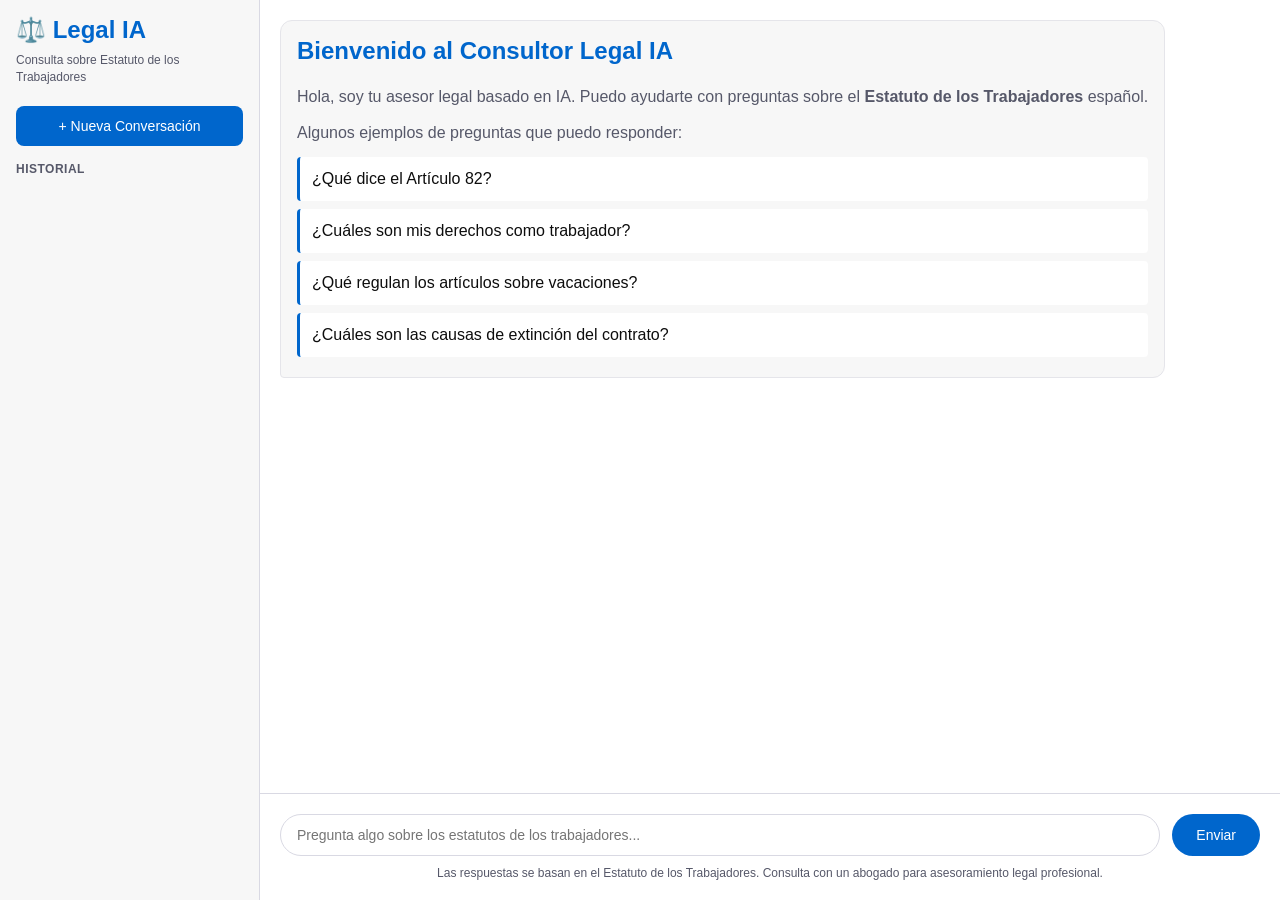
<file: static/index.html>
<!DOCTYPE html>
<html lang="es">
<head>
    <meta charset="UTF-8">
    <meta name="viewport" content="width=device-width, initial-scale=1.0">
    <title>Consultor Legal IA - Estatuto de los Trabajadores</title>
    <link rel="stylesheet" href="styles.css">
</head>
<body>
    <div class="container">
        <!-- Sidebar -->
        <div class="sidebar">
            <div class="logo">
                <h1>⚖️ Legal IA</h1>
                <p>Consulta sobre Estatuto de los Trabajadores</p>
            </div>
            <button class="new-chat-btn" onclick="nuevaConversacion()">+ Nueva Conversación</button>
            <div class="chat-history">
                <h3>Historial</h3>
                <div id="historialConversaciones"></div>
            </div>
        </div>

        <!-- Main Chat Area -->
        <div class="main-content">
            <div class="chat-container">
                <div id="mensajes" class="messages">
                    <div class="message bot-message welcome-message">
                        <div class="message-content">
                            <h2>Bienvenido al Consultor Legal IA</h2>
                            <p>Hola, soy tu asesor legal basado en IA. Puedo ayudarte con preguntas sobre el <strong>Estatuto de los Trabajadores</strong> español.</p>
                            <p>Algunos ejemplos de preguntas que puedo responder:</p>
                            <ul class="suggestions">
                                <li>¿Qué dice el Artículo 82?</li>
                                <li>¿Cuáles son mis derechos como trabajador?</li>
                                <li>¿Qué regulan los artículos sobre vacaciones?</li>
                                <li>¿Cuáles son las causas de extinción del contrato?</li>
                            </ul>
                        </div>
                    </div>
                </div>

                <!-- Input Area -->
                <div class="input-area">
                    <div class="input-container">
                        <input 
                            type="text" 
                            id="pregunta" 
                            class="input-field" 
                            placeholder="Pregunta algo sobre los estatutos de los trabajadores..."
                            onkeypress="manejarEnter(event)"
                        >
                        <button class="send-btn" onclick="enviarPregunta()">
                            <span>Enviar</span>
                        </button>
                    </div>
                    <p class="disclaimer">Las respuestas se basan en el Estatuto de los Trabajadores. Consulta con un abogado para asesoramiento legal profesional.</p>
                </div>
            </div>
        </div>
    </div>

    <!-- Loading Spinner -->
    <div id="loadingSpinner" class="spinner hidden">
        <div class="spinner-content">
            <div class="spinner-animation"></div>
            <p>Analizando documentos legales...</p>
        </div>
    </div>

    <script src="script.js"></script>
</body>
</html>
</file>
<file: static/styles.css>
* {
    margin: 0;
    padding: 0;
    box-sizing: border-box;
}

:root {
    --primary-color: #0066cc;
    --primary-hover: #0052a3;
    --secondary-color: #1a1a1a;
    --light-bg: #f7f7f7;
    --border-color: #d9d9e3;
    --text-primary: #0d0d0d;
    --text-secondary: #565869;
    --message-user-bg: #0066cc;
    --message-bot-bg: #f7f7f7;
    --message-bot-border: #e5e5ea;
}

body {
    font-family: -apple-system, BlinkMacSystemFont, 'Segoe UI', 'Helvetica Neue', sans-serif;
    background-color: #ffffff;
    color: var(--text-primary);
    height: 100vh;
    overflow: hidden;
}

.container {
    display: flex;
    height: 100vh;
    width: 100%;
}

/* ==================== SIDEBAR ==================== */
.sidebar {
    width: 260px;
    background-color: var(--light-bg);
    border-right: 1px solid var(--border-color);
    display: flex;
    flex-direction: column;
    padding: 16px;
    overflow-y: auto;
}

.logo {
    margin-bottom: 20px;
}

.logo h1 {
    font-size: 24px;
    margin-bottom: 8px;
    color: var(--primary-color);
}

.logo p {
    font-size: 12px;
    color: var(--text-secondary);
    line-height: 1.4;
}

.new-chat-btn {
    background-color: var(--primary-color);
    color: white;
    border: none;
    border-radius: 8px;
    padding: 12px 16px;
    font-weight: 500;
    cursor: pointer;
    margin-bottom: 16px;
    font-size: 14px;
    transition: background-color 0.3s ease;
}

.new-chat-btn:hover {
    background-color: var(--primary-hover);
}

.chat-history {
    flex: 1;
}

.chat-history h3 {
    font-size: 12px;
    color: var(--text-secondary);
    text-transform: uppercase;
    margin-bottom: 12px;
    letter-spacing: 0.5px;
}

#historialConversaciones {
    display: flex;
    flex-direction: column;
    gap: 8px;
}

.history-item {
    padding: 10px 12px;
    background-color: white;
    border-radius: 6px;
    font-size: 13px;
    color: var(--text-secondary);
    cursor: pointer;
    transition: all 0.2s ease;
    border: 1px solid transparent;
    white-space: nowrap;
    overflow: hidden;
    text-overflow: ellipsis;
}

.history-item:hover {
    background-color: white;
    border-color: var(--border-color);
    color: var(--text-primary);
}

/* ==================== MAIN CONTENT ==================== */
.main-content {
    flex: 1;
    display: flex;
    flex-direction: column;
    background-color: white;
}

.chat-container {
    display: flex;
    flex-direction: column;
    height: 100%;
}

.messages {
    flex: 1;
    overflow-y: auto;
    padding: 20px;
    display: flex;
    flex-direction: column;
    gap: 12px;
}

.messages::-webkit-scrollbar {
    width: 8px;
}

.messages::-webkit-scrollbar-track {
    background: transparent;
}

.messages::-webkit-scrollbar-thumb {
    background: #ccc;
    border-radius: 4px;
}

.messages::-webkit-scrollbar-thumb:hover {
    background: #999;
}

/* ==================== MESSAGES ==================== */
.message {
    display: flex;
    animation: fadeIn 0.3s ease-in;
}

@keyframes fadeIn {
    from {
        opacity: 0;
        transform: translateY(10px);
    }
    to {
        opacity: 1;
        transform: translateY(0);
    }
}

.user-message {
    justify-content: flex-end;
}

.bot-message {
    justify-content: flex-start;
}

.message-content {
    max-width: 60%;
    padding: 12px 16px;
    border-radius: 12px;
    word-wrap: break-word;
    line-height: 1.5;
}

.user-message .message-content {
    background-color: var(--message-user-bg);
    color: white;
    border-bottom-right-radius: 4px;
}

.bot-message .message-content {
    background-color: var(--message-bot-bg);
    color: var(--text-primary);
    border: 1px solid var(--message-bot-border);
    border-bottom-left-radius: 4px;
}

.welcome-message .message-content {
    max-width: 100%;
}

.welcome-message h2 {
    font-size: 24px;
    margin-bottom: 16px;
    color: var(--primary-color);
}

.welcome-message p {
    margin-bottom: 12px;
    color: var(--text-secondary);
}

.welcome-message ul {
    list-style: none;
    margin-top: 12px;
}

.welcome-message li {
    padding: 10px 12px;
    background-color: white;
    border-left: 3px solid var(--primary-color);
    margin-bottom: 8px;
    cursor: pointer;
    border-radius: 4px;
    transition: all 0.2s ease;
}

.welcome-message li:hover {
    background-color: #f0f4ff;
    padding-left: 16px;
}

/* ==================== INPUT AREA ==================== */
.input-area {
    padding: 20px;
    border-top: 1px solid var(--border-color);
    background-color: white;
}

.input-container {
    display: flex;
    gap: 12px;
    margin-bottom: 10px;
}

.input-field {
    flex: 1;
    padding: 12px 16px;
    border: 1px solid var(--border-color);
    border-radius: 24px;
    font-size: 14px;
    outline: none;
    transition: border-color 0.3s ease;
}

.input-field:focus {
    border-color: var(--primary-color);
    box-shadow: 0 0 0 3px rgba(0, 102, 204, 0.1);
}

.send-btn {
    background-color: var(--primary-color);
    color: white;
    border: none;
    border-radius: 24px;
    padding: 12px 24px;
    font-weight: 500;
    cursor: pointer;
    font-size: 14px;
    transition: background-color 0.3s ease;
    display: flex;
    align-items: center;
    gap: 8px;
}

.send-btn:hover {
    background-color: var(--primary-hover);
}

.send-btn:disabled {
    background-color: #ccc;
    cursor: not-allowed;
}

.disclaimer {
    font-size: 12px;
    color: var(--text-secondary);
    text-align: center;
}

/* ==================== LOADING SPINNER ==================== */
.spinner {
    position: fixed;
    top: 0;
    left: 0;
    right: 0;
    bottom: 0;
    background-color: rgba(0, 0, 0, 0.3);
    display: flex;
    align-items: center;
    justify-content: center;
    z-index: 1000;
    opacity: 1;
    transition: opacity 0.3s ease;
}

.spinner.hidden {
    opacity: 0;
    pointer-events: none;
}

.spinner-content {
    background-color: white;
    padding: 40px;
    border-radius: 12px;
    text-align: center;
    box-shadow: 0 10px 40px rgba(0, 0, 0, 0.1);
}

.spinner-animation {
    width: 40px;
    height: 40px;
    border: 4px solid var(--border-color);
    border-top-color: var(--primary-color);
    border-radius: 50%;
    animation: spin 1s linear infinite;
    margin: 0 auto 16px;
}

@keyframes spin {
    from {
        transform: rotate(0deg);
    }
    to {
        transform: rotate(360deg);
    }
}

.spinner-content p {
    color: var(--text-secondary);
    font-size: 14px;
}

/* ==================== RESPONSIVE ==================== */
@media (max-width: 768px) {
    .sidebar {
        width: 200px;
    }

    .message-content {
        max-width: 80%;
    }

    .welcome-message .message-content {
        max-width: 100%;
    }

    .input-container {
        flex-direction: column;
    }

    .send-btn {
        width: 100%;
    }
}

@media (max-width: 480px) {
    .container {
        flex-direction: column;
    }

    .sidebar {
        width: 100%;
        height: auto;
        border-right: none;
        border-bottom: 1px solid var(--border-color);
    }

    .chat-history {
        display: none;
    }

    .message-content {
        max-width: 90%;
    }

    .input-field {
        font-size: 16px;
    }
}
</file>
